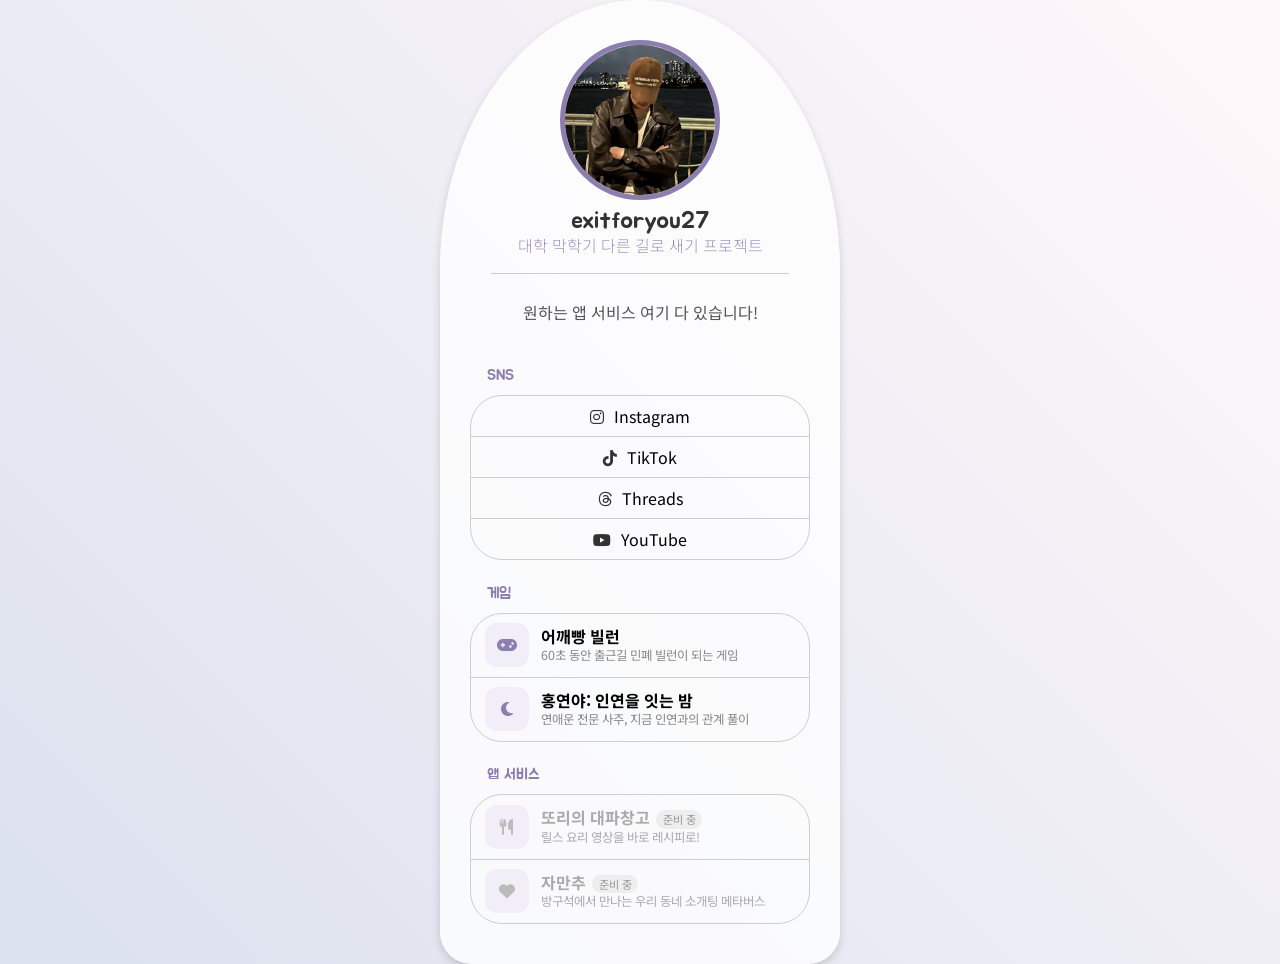
<file: index.html>
<!DOCTYPE html>
<html lang="ko">
    <head>
        <meta charset="UTF-8" />
        <meta name="viewport" content="width=device-width, initial-scale=1.0">
        <title>exitforyou27</title>
        <meta name="description" content="대학 막학기 다른 길로 새기 프로젝트 — 원하는 앱 서비스 여기 다 있습니다!">
        <meta name="author" content="exitforyou27">
        <meta property="og:title" content="exitforyou27">
        <meta property="og:description" content="원하는 앱 서비스 여기 다 있습니다!">
        <meta property="og:image" content="https://exitforyou27.netlify.app/img/profile.jpg">
        <meta property="og:url" content="https://exitforyou27.netlify.app/">
        <meta name="twitter:card" content="summary_large_image">
        <link rel="icon" href="favicon.ico" type="image/x-icon">

        <link rel="preconnect" href="https://fonts.googleapis.com">
        <link rel="preconnect" href="https://fonts.gstatic.com" crossorigin>
        <link href="https://fonts.googleapis.com/css2?family=Jua&family=Noto+Sans+KR:wght@100..900&display=swap" rel="stylesheet">
        <style>
            :root {
              --main-font: "Noto Sans KR", sans-serif;
              --point-font: "Jua", serif;
            }
        </style>
        <link rel="stylesheet" href="styles.css" />
        <link rel="stylesheet" href="https://cdnjs.cloudflare.com/ajax/libs/font-awesome/6.5.2/css/all.min.css" crossorigin="anonymous" referrerpolicy="no-referrer" />
    </head>
    <body>
        <div class="wrapper">
            <div class="content">
                <div class="infoArea">
                    <div class="thumbBox">
                        <img src="img/profile.jpg" alt="exitforyou27" />
                    </div>
                    <h1 class="userName">exitforyou27</h1>
                    <h2 class="pageSubtitle">대학 막학기 다른 길로 새기 프로젝트</h2>
                    <div class="sloganText">
                        원하는 앱 서비스 여기 다 있습니다!
                    </div>
                </div>

                <!-- 링크 추가: 해당 묶음의 <ul> 안에 <li> 한 줄을 복사해 주소와 이름만 바꾸세요.
                     서비스 항목(li.svc): svcThumb 안의 <i> 를 <img src="img/파일이름.png" alt=""> 로 바꾸면 사진이 들어가고, <small> 이 한 줄 설명입니다.
                     준비 중인 항목은 <li class="soon"> 형태로 두고, 주소가 생기면 <a href="주소"> 로 바꾸세요. -->

                <section class="linkGroup">
                    <h3 class="groupTitle">SNS</h3>
                    <div class="linkArea_normalList">
                        <ul>
                            <li><a href="https://www.instagram.com/exitforyou27/" target="_blank" rel="noopener"><i class="fa-brands fa-instagram"></i>Instagram</a></li>
                            <li><a href="https://www.tiktok.com/@exitforyou27" target="_blank" rel="noopener"><i class="fa-brands fa-tiktok"></i>TikTok</a></li>
                            <li><a href="https://www.threads.net/@exitforyou27" target="_blank" rel="noopener"><i class="fa-brands fa-threads"></i>Threads</a></li>
                            <li><a href="https://www.youtube.com/channel/UCcffITKLtp2OQfHRAPkQopQ" target="_blank" rel="noopener"><i class="fa-brands fa-youtube"></i>YouTube</a></li>
                        </ul>
                    </div>
                </section>

                <section class="linkGroup">
                    <h3 class="groupTitle">게임</h3>
                    <div class="linkArea_normalList">
                        <ul>
                            <li class="svc"><a class="svcRow" href="https://shoulder-bump-villain.netlify.app/" target="_blank" rel="noopener"><span class="svcThumb"><i class="fa-solid fa-gamepad"></i></span><span class="svcText"><strong>어깨빵 빌런</strong><small>60초 동안 출근길 민폐 빌런이 되는 게임</small></span></a></li>
                            <li class="svc"><a class="svcRow" href="https://hongyeonya.vercel.app/" target="_blank" rel="noopener"><span class="svcThumb"><i class="fa-solid fa-moon"></i></span><span class="svcText"><strong>홍연야: 인연을 잇는 밤</strong><small>연애운 전문 사주, 지금 인연과의 관계 풀이</small></span></a></li>
                        </ul>
                    </div>
                </section>

                <section class="linkGroup">
                    <h3 class="groupTitle">앱 서비스</h3>
                    <div class="linkArea_normalList">
                        <ul>
                            <li class="svc soon"><span class="svcRow"><span class="svcThumb"><i class="fa-solid fa-utensils"></i></span><span class="svcText"><strong>또리의 대파창고<em>준비 중</em></strong><small>릴스 요리 영상을 바로 레시피로!</small></span></span></li>
                            <li class="svc soon"><span class="svcRow"><span class="svcThumb"><i class="fa-solid fa-heart"></i></span><span class="svcText"><strong>자만추<em>준비 중</em></strong><small>방구석에서 만나는 우리 동네 소개팅 메타버스</small></span></span></li>
                        </ul>
                    </div>
                </section>
            </div>
        </div>
    </body>
</html>
</file>
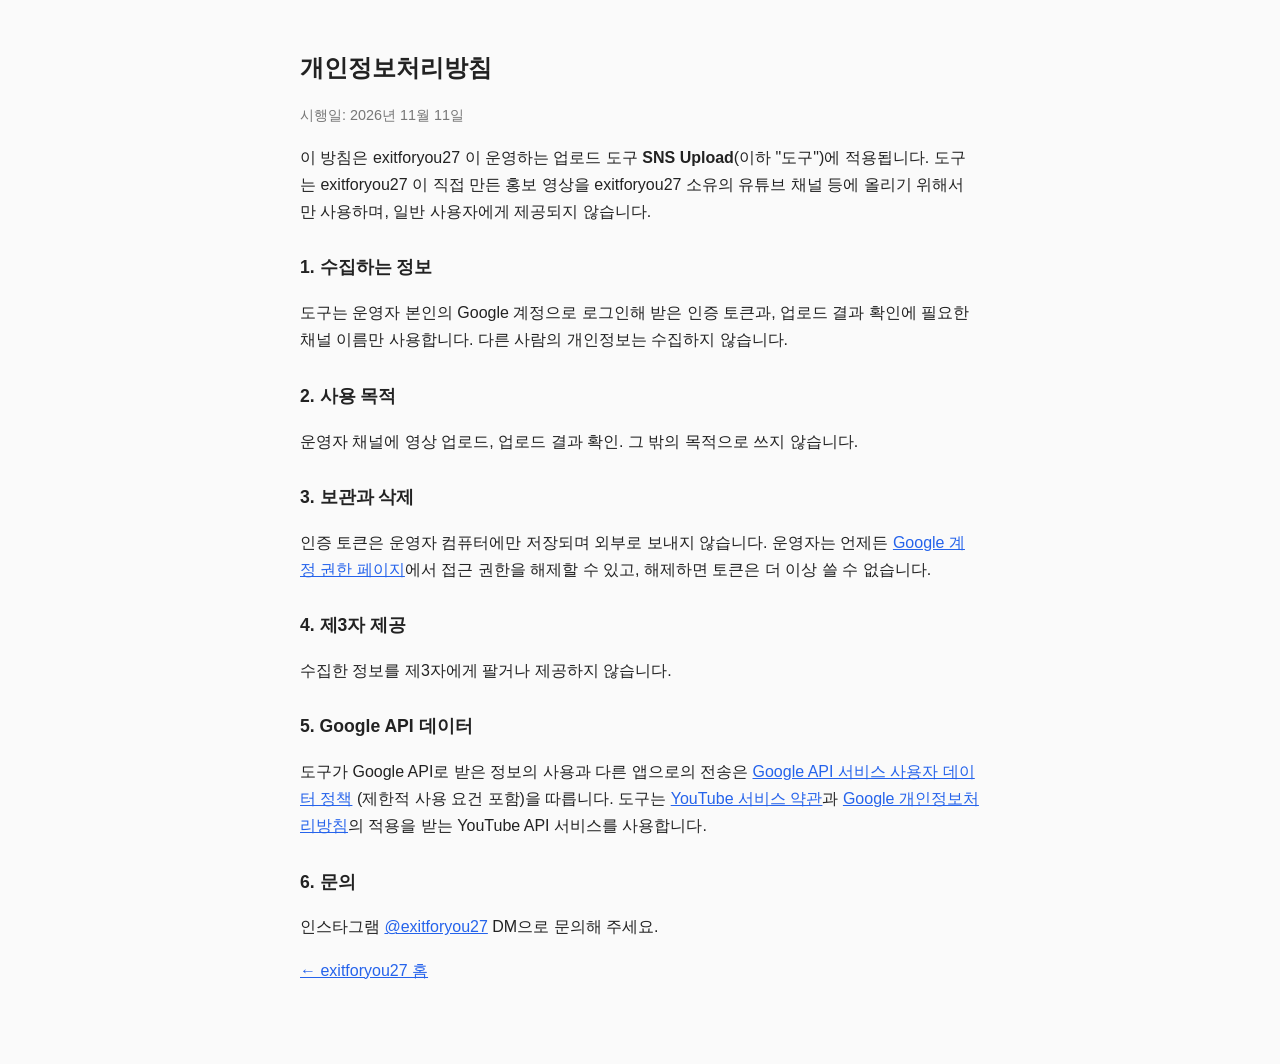
<file: privacy.html>
<!DOCTYPE html>
<html lang="ko">
<head>
  <meta charset="UTF-8" />
  <meta name="viewport" content="width=device-width, initial-scale=1.0">
  <title>개인정보처리방침 · exitforyou27</title>
  <link rel="icon" href="favicon.ico" type="image/x-icon">
  <style>
    body { margin: 0; background: #fafafa; color: #222; font-family: "Noto Sans KR", sans-serif; line-height: 1.7; }
    main { max-width: 680px; margin: 0 auto; padding: 32px 16px 64px; }
    h1 { font-size: 1.5rem; margin-bottom: 4px; }
    h2 { font-size: 1.1rem; margin-top: 28px; }
    .date { color: #777; font-size: .9rem; }
    a { color: #2563eb; }
  </style>
</head>
<body>
<main>
  <h1>개인정보처리방침</h1>
  <p class="date">시행일: 2026년 11월 11일</p>

  <p>이 방침은 exitforyou27 이 운영하는 업로드 도구 <b>SNS Upload</b>(이하 "도구")에 적용됩니다.
  도구는 exitforyou27 이 직접 만든 홍보 영상을 exitforyou27 소유의 유튜브 채널 등에 올리기 위해서만 사용하며,
  일반 사용자에게 제공되지 않습니다.</p>

  <h2>1. 수집하는 정보</h2>
  <p>도구는 운영자 본인의 Google 계정으로 로그인해 받은 인증 토큰과, 업로드 결과 확인에 필요한 채널 이름만 사용합니다.
  다른 사람의 개인정보는 수집하지 않습니다.</p>

  <h2>2. 사용 목적</h2>
  <p>운영자 채널에 영상 업로드, 업로드 결과 확인. 그 밖의 목적으로 쓰지 않습니다.</p>

  <h2>3. 보관과 삭제</h2>
  <p>인증 토큰은 운영자 컴퓨터에만 저장되며 외부로 보내지 않습니다. 운영자는 언제든
  <a href="https://myaccount.google.com/permissions" target="_blank" rel="noopener">Google 계정 권한 페이지</a>에서
  접근 권한을 해제할 수 있고, 해제하면 토큰은 더 이상 쓸 수 없습니다.</p>

  <h2>4. 제3자 제공</h2>
  <p>수집한 정보를 제3자에게 팔거나 제공하지 않습니다.</p>

  <h2>5. Google API 데이터</h2>
  <p>도구가 Google API로 받은 정보의 사용과 다른 앱으로의 전송은
  <a href="https://developers.google.com/terms/api-services-user-data-policy" target="_blank" rel="noopener">Google API 서비스 사용자 데이터 정책</a>
  (제한적 사용 요건 포함)을 따릅니다. 도구는
  <a href="https://www.youtube.com/t/terms" target="_blank" rel="noopener">YouTube 서비스 약관</a>과
  <a href="https://policies.google.com/privacy" target="_blank" rel="noopener">Google 개인정보처리방침</a>의 적용을 받는 YouTube API 서비스를 사용합니다.</p>

  <h2>6. 문의</h2>
  <p>인스타그램 <a href="https://www.instagram.com/exitforyou27/" target="_blank" rel="noopener">@exitforyou27</a> DM으로 문의해 주세요.</p>

  <p><a href="./">← exitforyou27 홈</a></p>
</main>
</body>
</html>
</file>
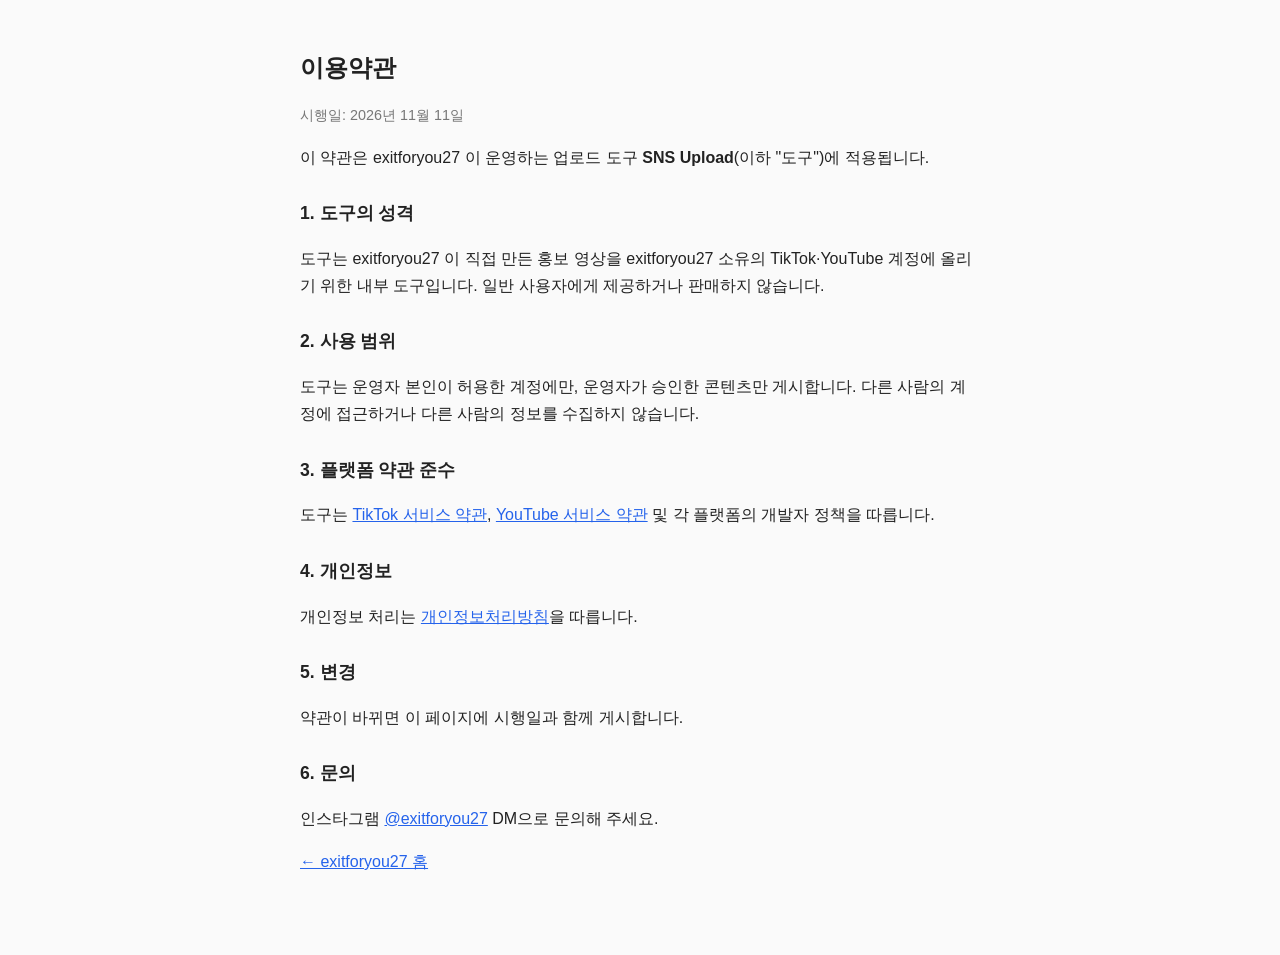
<file: terms.html>
<!DOCTYPE html>
<html lang="ko">
<head>
  <meta charset="UTF-8" />
  <meta name="viewport" content="width=device-width, initial-scale=1.0">
  <title>이용약관 · exitforyou27</title>
  <link rel="icon" href="favicon.ico" type="image/x-icon">
  <style>
    body { margin: 0; background: #fafafa; color: #222; font-family: "Noto Sans KR", sans-serif; line-height: 1.7; }
    main { max-width: 680px; margin: 0 auto; padding: 32px 16px 64px; }
    h1 { font-size: 1.5rem; margin-bottom: 4px; }
    h2 { font-size: 1.1rem; margin-top: 28px; }
    .date { color: #777; font-size: .9rem; }
    a { color: #2563eb; }
  </style>
</head>
<body>
<main>
  <h1>이용약관</h1>
  <p class="date">시행일: 2026년 11월 11일</p>

  <p>이 약관은 exitforyou27 이 운영하는 업로드 도구 <b>SNS Upload</b>(이하 "도구")에 적용됩니다.</p>

  <h2>1. 도구의 성격</h2>
  <p>도구는 exitforyou27 이 직접 만든 홍보 영상을 exitforyou27 소유의 TikTok·YouTube 계정에 올리기 위한 내부 도구입니다.
  일반 사용자에게 제공하거나 판매하지 않습니다.</p>

  <h2>2. 사용 범위</h2>
  <p>도구는 운영자 본인이 허용한 계정에만, 운영자가 승인한 콘텐츠만 게시합니다.
  다른 사람의 계정에 접근하거나 다른 사람의 정보를 수집하지 않습니다.</p>

  <h2>3. 플랫폼 약관 준수</h2>
  <p>도구는 <a href="https://www.tiktok.com/legal/terms-of-service" target="_blank" rel="noopener">TikTok 서비스 약관</a>,
  <a href="https://www.youtube.com/t/terms" target="_blank" rel="noopener">YouTube 서비스 약관</a> 및 각 플랫폼의 개발자 정책을 따릅니다.</p>

  <h2>4. 개인정보</h2>
  <p>개인정보 처리는 <a href="privacy.html">개인정보처리방침</a>을 따릅니다.</p>

  <h2>5. 변경</h2>
  <p>약관이 바뀌면 이 페이지에 시행일과 함께 게시합니다.</p>

  <h2>6. 문의</h2>
  <p>인스타그램 <a href="https://www.instagram.com/exitforyou27/" target="_blank" rel="noopener">@exitforyou27</a> DM으로 문의해 주세요.</p>

  <p><a href="./">← exitforyou27 홈</a></p>
</main>
</body>
</html>
</file>
<file: styles.css>
/*
 * =============================================================================
 * Project  : MyLink-Kit (A so3i_plays project)
 * Author   : so3i
 * Homepage : https://so3i.github.io
 * License  : MIT
 * Version  : 1.0.0 (2025.09)
 * =============================================================================
 * 저를 존중한다면 이 저작자 표시 주석 부분을 지우지 말아주세요.
 * 이 프로젝트는 비개발자를 위하여 만들어졌습니다.
 * If you respect my work, please do not delete this author attribution comment.
 * This project was created for non-developers.
 * 
 * =============================================================================
 * 수정 방법 / How to Customize
 * =============================================================================
 * 페이지를 커스텀하기 좋게 필요한 부분마다 주석 처리를 해놨습니다.
 * CSS 문법을 잘 모르신다면 주석으로 지정한 위치만 수정하세요.
 * This page has comments at various points to facilitate customization.
 * If you are unfamiliar with CSS syntax, 
 * please only modify the locations specified in comments.
 * =============================================================================
*/


* {
    margin : 0;
    padding : 0;
}

img {
    border : 0;
}

a {
    text-decoration : none;
    color : inherit;
}

button, input, textarea {
    font-family : inherit;
    font-size : inherit;
    outline : none;
    border : none;
    background : none;
}

body, html {
    height: 100dvh;
    width: 100vw; 
}
body { 
    font-family: var(--main-font);
    font-optical-sizing: auto;
}

/*
https://fonts.google.com/
*/

h1, h2, h3, h4, h5 {
    margin : 0;
    padding : 0;
    line-height: 1.5;
}

ul, li {
    list-style:none;
}

.wrapper {
    display:flex;
    justify-content: center;
    align-items: center;
    min-height:100vh;
    box-sizing: border-box;
    background: linear-gradient(45deg, #DBE1EE, #FFF8FA);
    /*
        background: linear-gradient(45deg, #DBE1EE, #FFF8FA);

        이것은 배경색을 지정한 부분입니다. 
        현재 대각선 방향으로 두가지 색을 그라데이션으로 포현하게끔 세팅되어있습니다.
        그냥 색상만 변경하고자 하시면 #DBE1EE, #FFF8FA를 각각 선호하는 색상 코드로 입력하세요.
        그라데이션 없이 단색으로 지정하려면 background: #FFFFFF; 이렇게 바로 색상코드만 입력하시면 됩니다.

        background: linear-gradient(45deg, #DBE1EE, #FFF8FA);

        This section defines the background color. 
        It's currently set to display a diagonal gradient between two colors. 
        If you just want to change the colors, replace #DBE1EE and #FFF8FA with your preferred color codes. 
        If you want a solid color instead of a gradient, simply enter the color code like this: background: #FFFFFF;
    */
}

.content {
    width:90vw;
    max-width:400px;
    text-align:center;
    border-radius: 50% 50% 2em 2em / 28% 28% 2em 2em;
    /*
     * border-radius: 50% 50% 2em 2em / 28% 28% 2em 2em;
        페이지 내에 보이는 모서리가 둥근 하얀 컨텐츠박스를 표현한 부분입니다. 
        %값을 조정해서 모양을 변경할 수 있지만 방법을 모르신다면 귀찮은 작업이 될 수 있습니다. 
        그냥 모서리를 고르게 둥근 정도로 하고 싶다면 2em을, 모서를 뾰족하게 하고 싶다면 0으로 써넣으세요. 

        This section defines the rounded corners of the white content box visible on the page. 
        You can adjust the % values to change the shape, but it might be tedious if you're not familiar with the method. 
        If you simply want evenly rounded corners, use 2em, or if you want sharp corners, use 0.
    
        ex ) border-radius : 0;
        ex ) border-radius : 2em;
    */
    background: rgba(255, 255, 255, 0.8);
    /*
        배경색에 살짝 투명도를 주기 위해 rgba를 사용했지만 사용법은 같습니다. 
        원하는 색상으로 변하면 컨텐츠 박스의 배경색이 변경됩니다. 
        현재는 하얀색(#FFFFFF)로 지정되어있습니다. 
        네번재에 있는 0.8은 투명도를 의미합니다.
    
        RGBA is used to add slight transparency to the background color, but the usage is the same. 
        Changing to your desired color will change the background color of the content box. 
        It's currently set to white (#FFFFFF). The 0.8 in the fourth position represents the opacity.
    */
    padding: clamp(40px, 3vw, 50px) clamp(30px, 2vw, 30px);
    box-shadow: 0 4px 8px rgba(0, 0, 0, 0.15);
    box-sizing: border-box;
}

@media (max-width: 480px) {
    .content { 
        max-width: none;
    }
}

.infoArea {
}

.thumbBox {
    margin: 0 auto max(5px, 1vh);
}

.thumbBox img {
    width : 25vw;
    max-width : 150px;
    border-radius : 50%;
    object-fit: cover;
    margin : 0 auto;
    display:block;
    border:5px #8C7EAF solid;
    /*
     *  border:5px #8C7EAF solid;
        이것은 썸네일의 테두리 색상을 지정합니다. 
        5px 은 선의 굵기, #8C7EAF 는 색상코드를 의미합니다. 
        원하는대로 테두리의 굵기를 조정하시거나 원하는 색상으로 변경하세요.
    
        This specifies the border color of the thumbnail. 
        5px indicates the thickness of the line, and #8C7EAF means the color code. 
        You can adjust the border thickness or change to your desired color as you wish.
    */
}

.userName {
    font-size: clamp(18px, 4vw, 24px);
    font-family: var(--point-font);
    font-weight : 500;
    color : #333;
    /*  
     * color : #333;
     username의 글씨 색상을 지정합니다. 색상코드 #333333 과 동일합니다.
    specifies the text color of the username. It's equivalent to the color code #333333.
    */
    line-height:1;
}

.pageSubtitle {
    font-size: clamp(12px, 2vw, 16px);
    font-weight : 200;
    color : #8C7EAF;
    /*
        pageSubtitle의 글씨 색상을 지정합니다.
    
        This specifies the text color for pageSubtitle.
    */
}

.sloganText {
    font-size: clamp(14px, 2.5vw, 16px);
    margin:clamp(8px, 2vh, 16px) clamp(14px, 3vh, 21px) ;
    padding: clamp(10px, 2vw, 30px) 0;
    font-weight : 00;
    color : #555;
    /*
        sloganText의 글씨 색상을 지정합니다.
        This specifies the text color for sloganText.
    */
    border-top: 1px #cecece solid;
    /*
        sloganText 영역 위에 직선 하나를 표시하는 부분입니다.
        만약 선을 없애고 싶다면 해당 줄을 지우고, 굵기와 색상을 변경하고 싶다면 px과 색상코드를 활용해 하실 수 있습니다.
    
        This displays a straight line above the sloganText area. 
        If you want to remove the line, delete this line of code. 
        If you want to change the thickness and color, you can do so by using px and color codes.
    */
}

/* linkArea = 타일형 (한 줄에 두 개씩) Tile style (two items per line) */

.linkArea ul {
    border-radius: 2em;
    border:1px #cecece solid;
    display:grid;
    grid-template-columns: repeat(2, 1fr);
    overflow:hidden;
}

.linkArea ul li {
    border-bottom:1px #cecece solid;
    border-right : 1px #cecece solid;
    padding: 1em 1em;
}
.linkArea ul li:nth-child(2n) {
    border-right: 0;
}
.linkArea ul li:nth-last-child(-n+2) {
    border-bottom: 0;
}
.linkArea ul li a {
    display:block;
}

@keyframes bounce {
  0%   { transform: translateY(0); }
  30%  { transform: translateY(-10px); } 
  50%  { transform: translateY(0); }     
  70%  { transform: translateY(-5px); }  
  100% { transform: translateY(0); }    
}

.linkArea ul li a i {
    display: block;
    transition: transform 0.2s ease;
    margin:auto;
    color:#333;
    /*
        링크의 글씨 색상을 설정합니다.
        
        This sets the text color of the links.
    */
}
.linkArea ul li a:hover,
.linkArea ul li a:active {
    color: #8C7EAF;
    /*
     *  링크에 반응했을 때 (컴퓨터 : 마우스 오버, 모바일 : 누르고 있는 상태) 글씨에 포인트 색상을 적용하는 부분입니다.
     * This applies the point color to the text when interacting with links (computer: mouse over, mobile: press and hold).
    */
}
.linkArea ul li a:hover i,
.linkArea ul li a:active i {
    animation: bounce 0.5s ease;
    /*
     * 링크에 반응했을 때 (컴퓨터 : 마우스 오버, 모바일 : 누르고 있는 상태) 아이콘에 애니메이션을 주는 부분입니다. 아이콘에 애니메이션을 없애고 싶다면 지우세요.
     * This adds animation to icons when interacting with links (computer: mouse over, mobile: press and hold). If you want to remove the animation from icons, delete this section.
    */
    color: #8C7EAF;
    /*
     *  링크에 반응했을 때 (컴퓨터 : 마우스 오버, 모바일 : 누르고 있는 상태) 아이콘에 포인트 색상을 적용하는 부분입니다. 
     * This applies the point color to the icons when interacting with links (computer: mouse over, mobile: press and hold).
    */
}

/* linkArea_normalList = 기본형 (한 줄에 하나씩) Basic style (one item per line) */ 

.linkArea_normalList ul {
    border-radius: 2em;
    border:1px #cecece solid;
}

.linkArea_normalList ul li {
    border-bottom:1px #cecece solid;
    padding: 0.5em 1em;
}
.linkArea_normalList ul li:last-child {
    border-bottom:0;
}
.linkArea_normalList ul li a {
    display:block;
}

.linkArea_normalList ul li a i {
    display: inline-block;
    transition: transform 0.2s ease;
    margin-right: 10px;
    color:#333;
    /*
        링크의 글씨 색상을 설정합니다.
        
        This sets the text color of the links.
    */
}
.linkArea_normalList ul li a:hover,
.linkArea_normalList ul li a:active {
    color: #8C7EAF;
    /*
     *  링크에 반응했을 때 (컴퓨터 : 마우스 오버, 모바일 : 누르고 있는 상태) 글씨에 포인트 색상을 적용하는 부분입니다.
     * This applies the point color to the text when interacting with links (computer: mouse over, mobile: press and hold).
    */
}
.linkArea_normalList ul li a:hover i,
.linkArea_normalList ul li a:active i {
    animation: bounce 0.5s ease;
    /*
     * 링크에 반응했을 때 (컴퓨터 : 마우스 오버, 모바일 : 누르고 있는 상태) 아이콘에 애니메이션을 주는 부분입니다. 아이콘에 애니메이션을 없애고 싶다면 지우세요.
     * This adds animation to icons when interacting with links (computer: mouse over, mobile: press and hold). If you want to remove the animation from icons, delete this section.
    */
    color: #8C7EAF;
    /*
     *  링크에 반응했을 때 (컴퓨터 : 마우스 오버, 모바일 : 누르고 있는 상태) 아이콘에 포인트 색상을 적용하는 부분입니다. 
     * This applies the point color to the icons when interacting with links (computer: mouse over, mobile: press and hold).
    */
}
/* 링크 묶음 (SNS / 게임 / 앱 서비스) */
.linkGroup + .linkGroup {
    margin-top: 1.4em;
}
.groupTitle {
    font-family: var(--point-font);
    font-size: 15px;
    font-weight: 400;
    color: #8C7EAF;
    text-align: left;
    margin: 0 0 0.5em 1.1em;
}
.linkArea_normalList ul li.soon span {
    display: block;
    color: #aaa;
    cursor: default;
}
.linkArea_normalList ul li.soon span i {
    display: inline-block;
    margin-right: 10px;
    color: #bbb;
}
.linkArea_normalList ul li.soon em {
    font-style: normal;
    font-size: 0.75em;
    margin-left: 0.6em;
    padding: 0.1em 0.6em;
    border-radius: 1em;
    background: #eee;
    color: #999;
}

/* 서비스 항목: 왼쪽 사진(없으면 아이콘) + 이름 + 한 줄 설명 (2026-11-12 추가) */
.linkArea_normalList ul li.svc {
    padding: 0.6em 0.9em;
}
.linkArea_normalList ul li.svc .svcRow {
    display: flex;
    align-items: center;
    gap: 12px;
    text-align: left;
}
.linkArea_normalList ul li.svc .svcThumb {
    flex: 0 0 44px;
    width: 44px;
    height: 44px;
    border-radius: 12px;
    background: #F1EEF8;
    display: flex;
    align-items: center;
    justify-content: center;
    overflow: hidden;
}
.linkArea_normalList ul li.svc .svcThumb img {
    width: 100%;
    height: 100%;
    object-fit: cover;
    display: block;
}
.linkArea_normalList ul li.svc .svcThumb i {
    margin: 0;
    color: #8C7EAF;
}
.linkArea_normalList ul li.svc .svcText {
    display: flex;
    flex-direction: column;
    min-width: 0;
}
.linkArea_normalList ul li.svc .svcText strong {
    font-weight: 700;
    line-height: 1.35;
}
.linkArea_normalList ul li.svc .svcText small {
    word-break: keep-all;
    font-size: 0.78em;
    color: #888;
    line-height: 1.4;
}
.linkArea_normalList ul li.svc.soon .svcRow {
    color: #aaa;
    cursor: default;
}
.linkArea_normalList ul li.svc.soon .svcThumb i {
    color: #bbb;
}
.linkArea_normalList ul li.svc.soon .svcText small {
    color: #aaa;
}
.linkArea_normalList ul li.svc.soon em {
    font-style: normal;
    font-weight: 400;
    font-size: 0.7em;
    margin-left: 0.5em;
    padding: 0.1em 0.6em;
    border-radius: 1em;
    background: #eee;
    color: #999;
    vertical-align: middle;
}
.linkArea_normalList ul li.svc a.svcRow:hover .svcText small {
    color: #8C7EAF;
}
</file>
